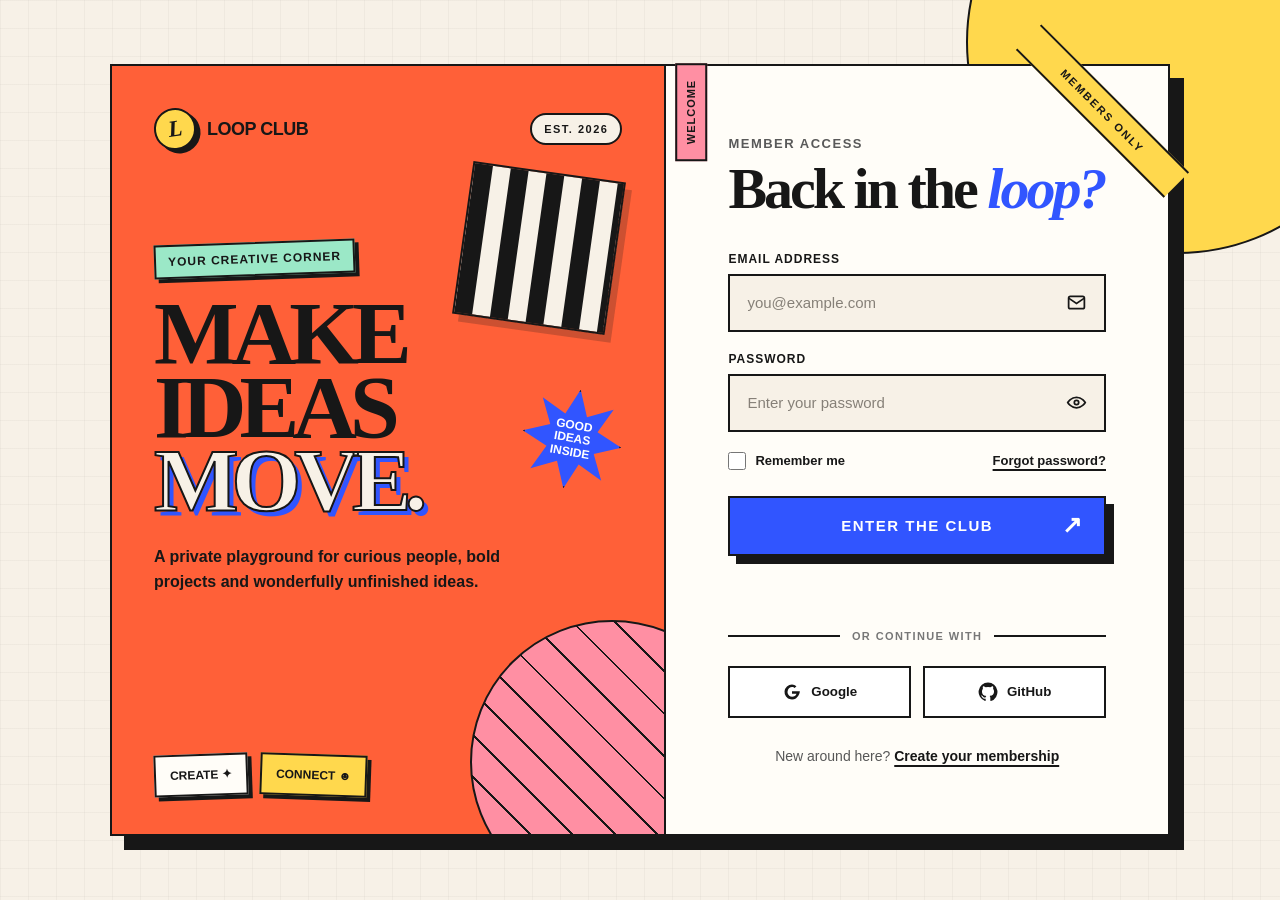
<file: index.html>
<!DOCTYPE html>
<html lang="en">
<head>
  <meta charset="UTF-8" />
  <meta name="viewport" content="width=device-width, initial-scale=1.0" />
  <title>Loop Club | Login</title>

  <style>
    :root {
      --ink: #171717;
      --cream: #f7f1e7;
      --paper: #fffdf8;
      --orange: #ff6038;
      --yellow: #ffd84d;
      --pink: #ff8fa3;
      --blue: #3155ff;
      --mint: #9be8c7;
      --border: 2px solid var(--ink);
      --shadow: 8px 8px 0 var(--ink);
    }

    * {
      box-sizing: border-box;
      margin: 0;
      padding: 0;
    }

    body {
      min-height: 100vh;
      display: grid;
      place-items: center;
      padding: 30px;
      color: var(--ink);
      background-color: var(--cream);
      font-family: Arial, Helvetica, sans-serif;
      overflow-x: hidden;
    }

    body::before {
      content: "";
      position: fixed;
      inset: 0;
      z-index: -2;
      opacity: 0.6;
      background-image:
        linear-gradient(rgba(23, 23, 23, 0.055) 1px, transparent 1px),
        linear-gradient(90deg, rgba(23, 23, 23, 0.055) 1px, transparent 1px);
      background-size: 28px 28px;
    }

    body::after {
      content: "";
      position: fixed;
      width: 420px;
      height: 420px;
      top: -170px;
      right: -110px;
      z-index: -1;
      border-radius: 50%;
      background: var(--yellow);
      border: var(--border);
    }

    .page-shell {
      position: relative;
      width: min(1060px, 100%);
      min-height: 650px;
      display: grid;
      grid-template-columns: 1.05fr 0.95fr;
      background: var(--paper);
      border: var(--border);
      box-shadow: 14px 14px 0 var(--ink);
    }

    /* LEFT BRAND POSTER */

    .brand-panel {
      position: relative;
      min-height: 646px;
      padding: 42px;
      overflow: hidden;
      background: var(--orange);
      border-right: var(--border);
    }

    .brand-panel::before {
      content: "";
      position: absolute;
      width: 280px;
      height: 280px;
      right: -90px;
      bottom: -70px;
      border-radius: 50%;
      border: 2px solid var(--ink);
      background:
        repeating-linear-gradient(
          45deg,
          var(--pink) 0 16px,
          var(--pink) 16px 28px,
          var(--ink) 28px 30px
        );
    }

    .brand-panel::after {
      content: "";
      position: absolute;
      width: 150px;
      height: 150px;
      right: 48px;
      top: 105px;
      background:
        linear-gradient(90deg, var(--ink) 50%, var(--cream) 50%) 0 0 / 36px 36px,
        linear-gradient(var(--ink) 50%, var(--cream) 50%) 0 0 / 36px 36px;
      border: var(--border);
      transform: rotate(8deg);
      box-shadow: 7px 7px 0 rgba(23, 23, 23, 0.22);
    }

    .brand-top {
      position: relative;
      z-index: 2;
      display: flex;
      justify-content: space-between;
      align-items: center;
    }

    .brand-name {
      display: flex;
      align-items: center;
      gap: 11px;
      font-size: 18px;
      font-weight: 900;
      letter-spacing: -0.5px;
      text-transform: uppercase;
    }

    .brand-mark {
      width: 42px;
      height: 42px;
      display: grid;
      place-items: center;
      border: var(--border);
      border-radius: 50%;
      background: var(--yellow);
      font-family: Georgia, serif;
      font-size: 23px;
      font-style: italic;
      box-shadow: 4px 4px 0 var(--ink);
      transform: rotate(-8deg);
    }

    .edition {
      padding: 8px 12px;
      border: var(--border);
      border-radius: 999px;
      background: var(--cream);
      font-size: 11px;
      font-weight: 800;
      letter-spacing: 1.5px;
      text-transform: uppercase;
    }

    .poster-copy {
      position: relative;
      z-index: 2;
      margin-top: 92px;
      max-width: 440px;
    }

    .eyebrow {
      display: inline-block;
      margin-bottom: 20px;
      padding: 8px 12px;
      border: var(--border);
      background: var(--mint);
      font-size: 12px;
      font-weight: 900;
      letter-spacing: 1px;
      text-transform: uppercase;
      transform: rotate(-2deg);
      box-shadow: 4px 4px 0 var(--ink);
    }

    .poster-copy h1 {
      max-width: 410px;
      font-family: Georgia, "Times New Roman", serif;
      font-size: clamp(62px, 7vw, 94px);
      line-height: 0.82;
      letter-spacing: -7px;
      text-transform: uppercase;
    }

    .poster-copy h1 span {
      position: relative;
      display: inline-block;
      color: var(--cream);
      -webkit-text-stroke: 2px var(--ink);
      text-shadow: 5px 5px 0 var(--blue);
    }

    .poster-description {
      max-width: 365px;
      margin-top: 28px;
      font-size: 16px;
      font-weight: 700;
      line-height: 1.55;
    }

    .mini-cards {
      position: absolute;
      left: 42px;
      bottom: 38px;
      z-index: 2;
      display: flex;
      gap: 12px;
    }

    .mini-card {
      padding: 12px 14px;
      border: var(--border);
      background: var(--paper);
      font-size: 12px;
      font-weight: 900;
      box-shadow: 4px 4px 0 var(--ink);
      transform: rotate(-2deg);
    }

    .mini-card:nth-child(2) {
      background: var(--yellow);
      transform: rotate(2deg);
    }

    .star-sticker {
      position: absolute;
      top: 42%;
      right: 42px;
      z-index: 3;
      width: 100px;
      height: 100px;
      display: grid;
      place-items: center;
      padding: 14px;
      text-align: center;
      background: var(--blue);
      color: white;
      border: var(--border);
      font-size: 12px;
      font-weight: 900;
      line-height: 1.1;
      transform: rotate(10deg);
      clip-path: polygon(
        50% 0%,
        61% 26%,
        86% 14%,
        74% 39%,
        100% 50%,
        74% 61%,
        86% 86%,
        61% 74%,
        50% 100%,
        39% 74%,
        14% 86%,
        26% 61%,
        0% 50%,
        26% 39%,
        14% 14%,
        39% 26%
      );
    }

    /* RIGHT LOGIN AREA */

    .login-panel {
      position: relative;
      display: flex;
      align-items: center;
      justify-content: center;
      padding: 70px 62px;
      background: var(--paper);
    }

    .login-panel::before {
      content: "MEMBERS ONLY";
      position: absolute;
      top: 27px;
      right: -39px;
      padding: 10px 48px;
      border-top: var(--border);
      border-bottom: var(--border);
      background: var(--yellow);
      font-size: 11px;
      font-weight: 900;
      letter-spacing: 2px;
      transform: rotate(45deg);
    }

    .login-form {
      width: 100%;
      max-width: 390px;
    }

    .login-heading {
      margin-bottom: 35px;
    }

    .login-heading p {
      margin-bottom: 10px;
      color: #595959;
      font-size: 13px;
      font-weight: 800;
      letter-spacing: 1.5px;
      text-transform: uppercase;
    }

    .login-heading h2 {
      font-family: Georgia, "Times New Roman", serif;
      font-size: clamp(42px, 5vw, 58px);
      line-height: 0.95;
      letter-spacing: -3px;
    }

    .login-heading h2 em {
      color: var(--blue);
      font-weight: inherit;
    }

    .field {
      margin-bottom: 20px;
    }

    .field label {
      display: block;
      margin-bottom: 8px;
      font-size: 12px;
      font-weight: 900;
      letter-spacing: 1px;
      text-transform: uppercase;
    }

    .input-wrap {
      position: relative;
    }

    .input-wrap input {
      width: 100%;
      height: 58px;
      padding: 0 52px 0 17px;
      border: var(--border);
      border-radius: 0;
      outline: none;
      background: var(--cream);
      color: var(--ink);
      font-size: 15px;
      font-weight: 700;
      box-shadow: 4px 4px 0 transparent;
      transition: 0.2s ease;
    }

    .input-wrap input::placeholder {
      color: #868078;
      font-weight: 500;
    }

    .input-wrap input:focus {
      background: white;
      box-shadow: 5px 5px 0 var(--pink);
      transform: translate(-2px, -2px);
    }

    .field-icon,
    .password-toggle {
      position: absolute;
      top: 50%;
      right: 16px;
      transform: translateY(-50%);
      display: grid;
      place-items: center;
      width: 26px;
      height: 26px;
      border: none;
      background: none;
      color: var(--ink);
    }

    .password-toggle {
      cursor: pointer;
    }

    .password-toggle svg,
    .field-icon svg {
      width: 21px;
      height: 21px;
      stroke-width: 2;
    }

    .login-options {
      display: flex;
      align-items: center;
      justify-content: space-between;
      margin: 6px 0 26px;
      gap: 15px;
      font-size: 13px;
      font-weight: 700;
    }

    .remember {
      display: flex;
      align-items: center;
      gap: 9px;
      cursor: pointer;
    }

    .remember input {
      width: 18px;
      height: 18px;
      accent-color: var(--orange);
      cursor: pointer;
    }

    a {
      color: var(--ink);
      font-weight: 900;
      text-decoration-thickness: 2px;
      text-underline-offset: 4px;
    }

    a:hover {
      color: var(--blue);
    }

    .login-button {
      position: relative;
      width: 100%;
      height: 60px;
      border: var(--border);
      background: var(--blue);
      color: white;
      font-size: 15px;
      font-weight: 900;
      letter-spacing: 1.5px;
      text-transform: uppercase;
      cursor: pointer;
      box-shadow: var(--shadow);
      transition: 0.18s ease;
      overflow: hidden;
    }

    .login-button::after {
      content: "↗";
      position: absolute;
      right: 20px;
      top: 50%;
      font-size: 24px;
      transform: translateY(-52%);
      transition: 0.2s ease;
    }

    .login-button:hover {
      background: var(--orange);
      transform: translate(3px, 3px);
      box-shadow: 5px 5px 0 var(--ink);
    }

    .login-button:hover::after {
      transform: translate(4px, -58%);
    }

    .login-button:active {
      transform: translate(7px, 7px);
      box-shadow: 1px 1px 0 var(--ink);
    }

    .divider {
      display: flex;
      align-items: center;
      gap: 12px;
      margin: 32px 0 24px;
      color: #777;
      font-size: 11px;
      font-weight: 900;
      letter-spacing: 1.4px;
      text-transform: uppercase;
    }

    .divider::before,
    .divider::after {
      content: "";
      flex: 1;
      height: 2px;
      background: var(--ink);
    }

    .social-row {
      display: grid;
      grid-template-columns: 1fr 1fr;
      gap: 12px;
    }

    .social-button {
      height: 52px;
      display: flex;
      justify-content: center;
      align-items: center;
      gap: 9px;
      border: var(--border);
      background: white;
      color: var(--ink);
      font-weight: 900;
      cursor: pointer;
      transition: 0.18s ease;
    }

    .social-button:hover {
      background: var(--yellow);
      transform: translateY(-3px) rotate(-1deg);
      box-shadow: 4px 4px 0 var(--ink);
    }

    .social-button svg {
      width: 20px;
      height: 20px;
    }

    .register-text {
      margin-top: 30px;
      text-align: center;
      color: #575757;
      font-size: 14px;
    }

    .form-message {
      min-height: 24px;
      margin-top: 18px;
      text-align: center;
      font-size: 13px;
      font-weight: 900;
    }

    .corner-tag {
      position: absolute;
      left: -24px;
      top: 30px;
      padding: 8px 15px;
      border: var(--border);
      background: var(--pink);
      font-size: 11px;
      font-weight: 900;
      letter-spacing: 1px;
      transform: rotate(-90deg);
    }

    /* RESPONSIVE */

    @media (max-width: 850px) {
      body {
        padding: 20px;
      }

      .page-shell {
        grid-template-columns: 1fr;
        max-width: 590px;
      }

      .brand-panel {
        min-height: 430px;
        border-right: 0;
        border-bottom: var(--border);
      }

      .brand-panel::after {
        width: 105px;
        height: 105px;
        right: 35px;
        top: 95px;
        background-size: 26px 26px;
      }

      .poster-copy {
        margin-top: 55px;
      }

      .poster-copy h1 {
        font-size: 68px;
      }

      .poster-description {
        max-width: 330px;
      }

      .star-sticker {
        width: 84px;
        height: 84px;
        right: 35px;
        top: 56%;
        font-size: 10px;
      }

      .login-panel {
        padding: 70px 42px 55px;
      }

      .corner-tag {
        display: none;
      }
    }

    @media (max-width: 520px) {
      body {
        padding: 12px;
      }

      .page-shell {
        box-shadow: 8px 8px 0 var(--ink);
      }

      .brand-panel {
        min-height: 380px;
        padding: 28px 24px;
      }

      .brand-panel::after {
        display: none;
      }

      .brand-top {
        align-items: flex-start;
      }

      .edition {
        font-size: 9px;
      }

      .poster-copy {
        margin-top: 45px;
      }

      .poster-copy h1 {
        max-width: 300px;
        font-size: 55px;
        letter-spacing: -4px;
      }

      .poster-description {
        font-size: 14px;
        max-width: 280px;
      }

      .mini-cards {
        left: 24px;
        bottom: 24px;
      }

      .mini-card {
        padding: 9px 10px;
        font-size: 10px;
      }

      .star-sticker {
        display: none;
      }

      .login-panel {
        padding: 65px 24px 42px;
      }

      .login-heading h2 {
        font-size: 45px;
      }

      .login-options {
        align-items: flex-start;
        flex-direction: column;
      }

      .social-row {
        grid-template-columns: 1fr;
      }
    }

    @media (prefers-reduced-motion: no-preference) {
      .brand-mark {
        animation: floatMark 3.2s ease-in-out infinite;
      }

      .star-sticker {
        animation: stickerDance 4s ease-in-out infinite;
      }

      @keyframes floatMark {
        0%,
        100% {
          transform: rotate(-8deg) translateY(0);
        }

        50% {
          transform: rotate(-3deg) translateY(-5px);
        }
      }

      @keyframes stickerDance {
        0%,
        100% {
          transform: rotate(10deg) scale(1);
        }

        50% {
          transform: rotate(4deg) scale(1.06);
        }
      }
    }
  </style>
</head>

<body>

  <main class="page-shell">

    <section class="brand-panel">

      <div class="brand-top">
        <div class="brand-name">
          <div class="brand-mark">L</div>
          Loop Club
        </div>

        <div class="edition">Est. 2026</div>
      </div>

      <div class="poster-copy">
        <div class="eyebrow">Your creative corner</div>

        <h1>
          Make<br />
          ideas<br />
          <span>move.</span>
        </h1>

        <p class="poster-description">
          A private playground for curious people, bold projects and
          wonderfully unfinished ideas.
        </p>
      </div>

      <div class="star-sticker">
        GOOD<br />
        IDEAS<br />
        INSIDE
      </div>

      <div class="mini-cards">
        <div class="mini-card">CREATE ✦</div>
        <div class="mini-card">CONNECT ☻</div>
      </div>

    </section>

    <section class="login-panel">

      <div class="corner-tag">WELCOME</div>

      <form class="login-form" id="loginForm">

        <div class="login-heading">
          <p>Member access</p>
          <h2>Back in the <em>loop?</em></h2>
        </div>

        <div class="field">
          <label for="email">Email address</label>

          <div class="input-wrap">
            <input
              type="email"
              id="email"
              placeholder="you@example.com"
              autocomplete="email"
              required
            />

            <span class="field-icon">
              <svg
                viewBox="0 0 24 24"
                fill="none"
                stroke="currentColor"
                aria-hidden="true"
              >
                <rect x="3" y="5" width="18" height="14" rx="2"></rect>
                <path d="m3 7 9 6 9-6"></path>
              </svg>
            </span>
          </div>
        </div>

        <div class="field">
          <label for="password">Password</label>

          <div class="input-wrap">
            <input
              type="password"
              id="password"
              placeholder="Enter your password"
              autocomplete="current-password"
              minlength="6"
              required
            />

            <button
              type="button"
              class="password-toggle"
              id="passwordToggle"
              aria-label="Show password"
            >
              <svg
                id="eyeIcon"
                viewBox="0 0 24 24"
                fill="none"
                stroke="currentColor"
                aria-hidden="true"
              >
                <path d="M2 12s3.5-6 10-6 10 6 10 6-3.5 6-10 6S2 12 2 12Z"></path>
                <circle cx="12" cy="12" r="2.5"></circle>
              </svg>
            </button>
          </div>
        </div>

        <div class="login-options">
          <label class="remember">
            <input type="checkbox" id="remember" />
            Remember me
          </label>

          <a href="#">Forgot password?</a>
        </div>

        <button type="submit" class="login-button" id="loginButton">
          Enter the club
        </button>

        <p class="form-message" id="formMessage"></p>

        <div class="divider">Or continue with</div>

        <div class="social-row">

          <button type="button" class="social-button">
            <svg viewBox="0 0 24 24" aria-hidden="true">
              <path
                fill="currentColor"
                d="M21.35 11.1H12v2.98h5.38c-.75 3.55-6.12 4.71-8.67 2.38A5.99 5.99 0 0 1 12 6c1.52 0 2.58.65 3.17 1.21l2.16-2.09A8.9 8.9 0 0 0 12 3a9 9 0 1 0 8.64 11.52c.57-1.52.7-2.82.71-3.42Z"
              />
            </svg>
            Google
          </button>

          <button type="button" class="social-button">
            <svg viewBox="0 0 24 24" aria-hidden="true">
              <path
                fill="currentColor"
                d="M12 .7A11.3 11.3 0 0 0 8.43 22.72c.57.1.78-.25.78-.55v-2.16c-3.18.69-3.85-1.35-3.85-1.35-.52-1.32-1.27-1.67-1.27-1.67-1.04-.71.08-.7.08-.7 1.15.08 1.76 1.18 1.76 1.18 1.02 1.75 2.68 1.25 3.33.96.1-.74.4-1.25.73-1.54-2.54-.29-5.21-1.27-5.21-5.66 0-1.25.45-2.27 1.18-3.07-.12-.29-.51-1.45.11-3.03 0 0 .96-.31 3.11 1.17a10.8 10.8 0 0 1 5.66 0c2.15-1.48 3.11-1.17 3.11-1.17.62 1.58.23 2.74.11 3.03.73.8 1.18 1.82 1.18 3.07 0 4.4-2.68 5.36-5.23 5.65.41.36.78 1.06.78 2.14v3.17c0 .3.2.66.79.55A11.3 11.3 0 0 0 12 .7Z"
              />
            </svg>
            GitHub
          </button>

        </div>

        <p class="register-text">
          New around here?
          <a href="#">Create your membership</a>
        </p>

      </form>

    </section>

  </main>

  <script>
    const loginForm = document.getElementById("loginForm");
    const emailInput = document.getElementById("email");
    const passwordInput = document.getElementById("password");
    const passwordToggle = document.getElementById("passwordToggle");
    const eyeIcon = document.getElementById("eyeIcon");
    const formMessage = document.getElementById("formMessage");
    const loginButton = document.getElementById("loginButton");
    const rememberCheckbox = document.getElementById("remember");
    const createAccountLink = document.querySelector(".register-text a");
    const forgotPasswordLink = document.querySelector(".login-options a");
    const socialButtons = document.querySelectorAll(".social-button");

    const USERS_KEY = "loopClubUsers";
    const SESSION_KEY = "loopClubSession";
    const REMEMBER_KEY = "loopClubRememberedEmail";

    function showMessage(message, color) {
      formMessage.textContent = message;
      formMessage.style.color = color;
    }

    function getUsers() {
      try {
        return JSON.parse(localStorage.getItem(USERS_KEY)) || [];
      } catch (error) {
        return [];
      }
    }

    function saveUsers(users) {
      localStorage.setItem(USERS_KEY, JSON.stringify(users));
    }

    function resetLoginButton() {
      loginButton.disabled = false;
      loginButton.textContent = "Enter the club";
      loginButton.style.background = "";
    }

    // Restore remembered email when the page opens
    const rememberedEmail = localStorage.getItem(REMEMBER_KEY);

    if (rememberedEmail) {
      emailInput.value = rememberedEmail;
      rememberCheckbox.checked = true;
    }

    // Show or hide password
    passwordToggle.addEventListener("click", () => {
      const passwordIsHidden = passwordInput.type === "password";

      passwordInput.type = passwordIsHidden ? "text" : "password";

      passwordToggle.setAttribute(
        "aria-label",
        passwordIsHidden ? "Hide password" : "Show password"
      );

      eyeIcon.innerHTML = passwordIsHidden
        ? `
          <path d="m3 3 18 18"></path>
          <path d="M10.6 10.7a2 2 0 0 0 2.7 2.7"></path>
          <path d="M9.9 4.3A10.8 10.8 0 0 1 12 4c6.5 0 10 8 10 8a18 18 0 0 1-2.1 3.2"></path>
          <path d="M6.6 6.6C3.7 8.5 2 12 2 12s3.5 8 10 8a9.7 9.7 0 0 0 4.1-.9"></path>
        `
        : `
          <path d="M2 12s3.5-6 10-6 10 6 10 6-3.5 6-10 6S2 12 2 12Z"></path>
          <circle cx="12" cy="12" r="2.5"></circle>
        `;
    });

    // Create a local account using the existing link
    createAccountLink.addEventListener("click", (event) => {
      event.preventDefault();

      const enteredEmail = prompt("Enter your email address:");
      if (enteredEmail === null) return;

      const email = enteredEmail.trim().toLowerCase();

      if (!email || !email.includes("@") || !email.includes(".")) {
        showMessage("Please enter a valid email address.", "#d52c20");
        return;
      }

      const password = prompt("Create a password with at least 6 characters:");
      if (password === null) return;

      if (password.length < 6) {
        showMessage("Password must contain at least 6 characters.", "#d52c20");
        return;
      }

      const users = getUsers();
      const accountExists = users.some((user) => user.email === email);

      if (accountExists) {
        emailInput.value = email;
        showMessage(
          "This email already has a membership. Please log in.",
          "#d52c20"
        );
        return;
      }

      users.push({
        email: email,
        password: password,
        createdAt: new Date().toISOString()
      });

      saveUsers(users);
      emailInput.value = email;
      passwordInput.value = "";

      showMessage(
        "Membership created! You can now log in ✓",
        "#186f4b"
      );
    });

    // Reset a local password using the existing link
    forgotPasswordLink.addEventListener("click", (event) => {
      event.preventDefault();

      const enteredEmail = prompt("Enter your registered email address:");
      if (enteredEmail === null) return;

      const email = enteredEmail.trim().toLowerCase();
      const users = getUsers();
      const userIndex = users.findIndex((user) => user.email === email);

      if (userIndex === -1) {
        showMessage("No membership was found for that email.", "#d52c20");
        return;
      }

      const newPassword = prompt("Enter a new password with at least 6 characters:");
      if (newPassword === null) return;

      if (newPassword.length < 6) {
        showMessage("Password must contain at least 6 characters.", "#d52c20");
        return;
      }

      users[userIndex].password = newPassword;
      users[userIndex].updatedAt = new Date().toISOString();
      saveUsers(users);

      emailInput.value = email;
      passwordInput.value = "";

      showMessage(
        "Password updated. You can now log in ✓",
        "#186f4b"
      );
    });

    // Login using accounts stored in localStorage
    loginForm.addEventListener("submit", (event) => {
      event.preventDefault();

      const email = emailInput.value.trim().toLowerCase();
      const password = passwordInput.value;

      if (!email || !password) {
        showMessage("Please complete both fields.", "#d52c20");
        return;
      }

      loginButton.disabled = true;
      loginButton.textContent = "Checking membership...";
      showMessage("", "");

      setTimeout(() => {
        const users = getUsers();

        const matchingUser = users.find(
          (user) => user.email === email && user.password === password
        );

        if (!matchingUser) {
          showMessage(
            "Incorrect email or password. Create a membership first.",
            "#d52c20"
          );
          resetLoginButton();
          return;
        }

        localStorage.setItem(
          SESSION_KEY,
          JSON.stringify({
            email: matchingUser.email,
            loggedInAt: new Date().toISOString()
          })
        );

        if (rememberCheckbox.checked) {
          localStorage.setItem(REMEMBER_KEY, email);
        } else {
          localStorage.removeItem(REMEMBER_KEY);
        }

        showMessage(
          "Welcome back. You are officially in the loop ✓",
          "#186f4b"
        );

        loginButton.textContent = "Access granted";
        loginButton.style.background = "#1d8a5b";

        setTimeout(() => {
          window.location.href = "projects.html";
        }, 1000);
      }, 700);
    });

    // Social buttons remain visual because real OAuth needs a backend/provider setup
    socialButtons.forEach((button) => {
      button.addEventListener("click", () => {
        showMessage(
          `${button.textContent.trim()} login needs OAuth setup.`,
          "#3155ff"
        );
      });
    });
  </script>

</body>
</html>
</file>
<file: styles.css>
:root {
  --ink: #171717;
  --cream: #f7f1e7;
  --paper: #fffdf8;
  --orange: #ff6038;
  --yellow: #ffd84d;
  --pink: #ff8fa3;
  --blue: #3155ff;
  --mint: #9be8c7;
  --purple: #aa8cff;
  --red: #e74032;
  --muted: #625d55;
  --line: 2px solid var(--ink);
  --shadow: 7px 7px 0 var(--ink);
  --soft-shadow: 4px 4px 0 var(--ink);
  --accent: var(--orange);
  --accent-2: var(--yellow);
}

* { box-sizing: border-box; margin: 0; padding: 0; }

html { scroll-behavior: smooth; }

body {
  min-height: 100vh;
  color: var(--ink);
  background: var(--cream);
  font-family: Arial, Helvetica, sans-serif;
}

body::before {
  content: "";
  position: fixed;
  inset: 0;
  z-index: -3;
  opacity: .58;
  background-image:
    linear-gradient(rgba(23,23,23,.055) 1px, transparent 1px),
    linear-gradient(90deg, rgba(23,23,23,.055) 1px, transparent 1px);
  background-size: 28px 28px;
}

button, input, textarea, select { font: inherit; }
button { color: inherit; }
a { color: inherit; }

button,
.button-link {
  transition: transform .16s ease, box-shadow .16s ease, background .16s ease;
}

button:active,
.button-link:active {
  transform: translate(4px,4px) !important;
  box-shadow: 1px 1px 0 var(--ink) !important;
}

.hidden { display: none !important; }

.site-header {
  position: sticky;
  top: 0;
  z-index: 80;
  display: flex;
  align-items: center;
  justify-content: space-between;
  gap: 22px;
  min-height: 78px;
  padding: 14px clamp(18px,4vw,52px);
  border-bottom: var(--line);
  background: rgba(255,253,248,.95);
  backdrop-filter: blur(10px);
}

.brand {
  display: flex;
  align-items: center;
  gap: 12px;
  text-decoration: none;
  font-weight: 900;
  letter-spacing: -.4px;
  text-transform: uppercase;
}

.brand-mark {
  width: 42px;
  height: 42px;
  display: grid;
  place-items: center;
  border: var(--line);
  border-radius: 50%;
  background: var(--yellow);
  box-shadow: var(--soft-shadow);
  font-family: Georgia,serif;
  font-size: 23px;
  font-style: italic;
  transform: rotate(-8deg);
  animation: brandFloat 3.4s ease-in-out infinite;
}

@keyframes brandFloat {
  0%,100% { transform: rotate(-8deg) translateY(0); }
  50% { transform: rotate(-3deg) translateY(-4px); }
}

.header-nav,
.header-actions {
  display: flex;
  align-items: center;
  flex-wrap: wrap;
  gap: 10px;
}

.nav-link,
.small-button,
.icon-button,
.filter-button,
.tab-button,
.quick-button {
  border: var(--line);
  background: var(--paper);
  box-shadow: 3px 3px 0 var(--ink);
  font-size: 11px;
  font-weight: 900;
  letter-spacing: .7px;
  text-decoration: none;
  text-transform: uppercase;
  cursor: pointer;
}

.nav-link,
.small-button { padding: 10px 14px; }

.nav-link:hover,
.small-button:hover,
.filter-button:hover,
.tab-button:hover,
.quick-button:hover {
  background: var(--yellow);
  transform: translate(2px,2px) rotate(-.4deg);
  box-shadow: 1px 1px 0 var(--ink);
}

.member-pill {
  max-width: 260px;
  overflow: hidden;
  padding: 10px 14px;
  border: var(--line);
  border-radius: 999px;
  background: var(--mint);
  font-size: 12px;
  font-weight: 900;
  text-overflow: ellipsis;
  white-space: nowrap;
}

.page {
  width: min(1220px, calc(100% - 36px));
  margin: 0 auto;
  padding: 46px 0 78px;
}

.hero {
  position: relative;
  display: grid;
  grid-template-columns: minmax(0,1.25fr) minmax(260px,.75fr);
  gap: 32px;
  align-items: end;
  min-height: 325px;
  padding: clamp(30px,5vw,58px);
  overflow: hidden;
  border: var(--line);
  background: var(--orange);
  box-shadow: 12px 12px 0 var(--ink);
}

.hero::before {
  content: "";
  position: absolute;
  width: 235px;
  height: 235px;
  right: -50px;
  top: -65px;
  border: var(--line);
  border-radius: 50%;
  background:
    repeating-linear-gradient(45deg,var(--yellow) 0 16px,var(--yellow) 16px 28px,var(--ink) 28px 30px);
}

.hero::after {
  content: attr(data-ribbon);
  position: absolute;
  right: -44px;
  bottom: 29px;
  padding: 10px 62px;
  border-top: var(--line);
  border-bottom: var(--line);
  background: var(--pink);
  font-size: 11px;
  font-weight: 900;
  letter-spacing: 2px;
  transform: rotate(-11deg);
}

.hero-copy,
.hero-actions { position: relative; z-index: 2; }

.eyebrow {
  display: inline-block;
  margin-bottom: 18px;
  padding: 8px 12px;
  border: var(--line);
  background: var(--mint);
  box-shadow: var(--soft-shadow);
  font-size: 11px;
  font-weight: 900;
  letter-spacing: 1.3px;
  text-transform: uppercase;
  transform: rotate(-2deg);
}

.hero h1 {
  max-width: 800px;
  font-family: Georgia,"Times New Roman",serif;
  font-size: clamp(56px,8vw,102px);
  line-height: .82;
  letter-spacing: -7px;
  text-transform: uppercase;
}

.hero h1 span {
  display: inline-block;
  color: var(--paper);
  -webkit-text-stroke: 2px var(--ink);
  text-shadow: 6px 6px 0 var(--blue);
}

.hero p {
  max-width: 650px;
  margin-top: 24px;
  font-size: 16px;
  font-weight: 700;
  line-height: 1.55;
}

.hero-actions {
  display: grid;
  justify-items: end;
  gap: 14px;
  padding: 20px 12px 34px 0;
}

.primary-button,
.danger-button,
.secondary-button,
.button-link {
  display: inline-flex;
  align-items: center;
  justify-content: center;
  gap: 9px;
  min-height: 50px;
  padding: 14px 19px;
  border: var(--line);
  box-shadow: var(--shadow);
  font-size: 12px;
  font-weight: 900;
  letter-spacing: .9px;
  text-decoration: none;
  text-transform: uppercase;
  cursor: pointer;
}

.primary-button { background: var(--blue); color: white; }
.primary-button:hover { background: var(--yellow); color: var(--ink); transform: translate(3px,3px); box-shadow: 4px 4px 0 var(--ink); }
.secondary-button { background: var(--paper); }
.secondary-button:hover { background: var(--mint); transform: translate(3px,3px); box-shadow: 4px 4px 0 var(--ink); }
.danger-button { background: var(--red); color: white; }
.button-link { background: var(--orange); }

.section-heading {
  display: flex;
  align-items: end;
  justify-content: space-between;
  gap: 22px;
  margin: 50px 0 24px;
}

.section-heading h2,
.panel-title {
  font-family: Georgia,serif;
  font-size: clamp(34px,5vw,54px);
  line-height: .95;
  letter-spacing: -2.6px;
}

.section-heading p {
  max-width: 570px;
  color: var(--muted);
  font-weight: 700;
  line-height: 1.5;
}

.dashboard-layout {
  display: grid;
  grid-template-columns: minmax(0,1fr) 330px;
  gap: 28px;
  margin-top: 36px;
}

.today-card {
  position: relative;
  min-height: 170px;
  padding: 25px;
  overflow: hidden;
  border: var(--line);
  background: var(--yellow);
  box-shadow: var(--shadow);
}

.today-card::after {
  content: "TODAY";
  position: absolute;
  right: -12px;
  top: 17px;
  padding: 7px 24px;
  border: var(--line);
  background: var(--blue);
  color: white;
  font-size: 10px;
  font-weight: 900;
  letter-spacing: 1.3px;
  transform: rotate(8deg);
}

.today-card h3 {
  max-width: 80%;
  margin: 8px 0 10px;
  font-family: Georgia,serif;
  font-size: 34px;
  line-height: 1;
  letter-spacing: -1.7px;
}

.today-card p {
  color: #4c473f;
  font-size: 13px;
  font-weight: 700;
  line-height: 1.5;
}

.today-actions {
  display: flex;
  flex-wrap: wrap;
  gap: 9px;
  margin-top: 18px;
}

.stuck-card {
  position: relative;
  min-height: 170px;
  padding: 25px;
  border: var(--line);
  background: var(--pink);
  box-shadow: var(--shadow);
}

.stuck-card h3 {
  margin-bottom: 9px;
  font-family: Georgia,serif;
  font-size: 33px;
  letter-spacing: -1.7px;
}

.stuck-card p {
  margin-bottom: 18px;
  font-size: 13px;
  font-weight: 700;
  line-height: 1.5;
}

.stuck-output {
  min-height: 45px;
  margin-top: 15px;
  padding: 12px;
  border: 1.5px dashed var(--ink);
  background: rgba(255,255,255,.45);
  font-size: 12px;
  font-weight: 900;
  line-height: 1.45;
}

.stats {
  display: grid;
  grid-template-columns: repeat(3,1fr);
  gap: 16px;
  margin: 28px 0;
}

.stat-card {
  min-height: 115px;
  padding: 19px;
  border: var(--line);
  background: var(--paper);
  box-shadow: 5px 5px 0 var(--ink);
}

.stat-card:nth-child(2) { background: var(--mint); }
.stat-card:nth-child(3) { background: var(--yellow); }

.stat-card span {
  display: block;
  margin-bottom: 8px;
  font-size: 10px;
  font-weight: 900;
  letter-spacing: 1px;
  text-transform: uppercase;
}

.stat-card strong {
  font-family: Georgia,serif;
  font-size: 43px;
  line-height: 1;
}

.filters {
  display: flex;
  flex-wrap: wrap;
  gap: 8px;
}

.filter-button,
.tab-button,
.quick-button { padding: 9px 12px; }

.filter-button.active,
.tab-button.active {
  background: var(--yellow);
  box-shadow: 3px 3px 0 var(--ink);
  transform: translate(-1px,-1px);
}

.project-grid {
  display: grid;
  grid-template-columns: repeat(2,minmax(0,1fr));
  gap: 28px;
}

.project-card-wrap {
  min-height: 390px;
  perspective: 1200px;
}

.project-card-inner {
  position: relative;
  width: 100%;
  height: 100%;
  min-height: 390px;
  transform-style: preserve-3d;
  transition: transform .58s cubic-bezier(.2,.75,.22,1);
}

.project-card-wrap.flipped .project-card-inner { transform: rotateY(180deg); }

.project-card {
  position: absolute;
  inset: 0;
  display: flex;
  flex-direction: column;
  min-height: 390px;
  padding: 27px;
  overflow: hidden;
  border: var(--line);
  background: var(--paper);
  box-shadow: 8px 8px 0 var(--ink);
  backface-visibility: hidden;
}

.project-card.front:hover {
  transform: translate(-3px,-4px) rotate(-.35deg);
  box-shadow: 12px 12px 0 var(--ink);
}

.project-card.back {
  transform: rotateY(180deg);
  background: var(--mint);
}

.project-card[data-personality="loud"] { --card-accent: var(--orange); background: #fff4e9; }
.project-card[data-personality="calm"] { --card-accent: var(--mint); background: #effbf5; }
.project-card[data-personality="cinematic"] { --card-accent: #b7282e; background: #f8ecec; }
.project-card[data-personality="playful"] { --card-accent: var(--pink); background: #fff0f3; }
.project-card[data-personality="technical"] { --card-accent: var(--blue); background: #f2f0ff; }

.project-card::after {
  content: "";
  position: absolute;
  width: 92px;
  height: 92px;
  right: -25px;
  bottom: -25px;
  border: var(--line);
  border-radius: 50%;
  background: var(--card-accent,var(--yellow));
}

.project-card[data-personality="technical"]::before {
  content: "";
  position: absolute;
  inset: 0;
  opacity: .08;
  background: repeating-linear-gradient(90deg,var(--ink) 0 1px,transparent 1px 18px);
}

.card-top,
.card-footer {
  position: relative;
  z-index: 2;
  display: flex;
  align-items: flex-start;
  justify-content: space-between;
  gap: 13px;
}

.status-sticker,
.personality-sticker,
.warning-ticket,
.new-sticker,
.shipped-stamp,
.locked-stamp {
  display: inline-block;
  border: var(--line);
  font-size: 9px;
  font-weight: 900;
  letter-spacing: 1px;
  text-transform: uppercase;
}

.status-sticker {
  padding: 7px 10px;
  background: var(--status,var(--yellow));
  box-shadow: 3px 3px 0 var(--ink);
  transform: rotate(-1deg);
}

.personality-sticker {
  padding: 6px 9px;
  background: var(--paper);
}

.new-sticker {
  position: absolute;
  left: -9px;
  top: 62px;
  z-index: 5;
  padding: 6px 11px;
  background: var(--pink);
  box-shadow: 3px 3px 0 var(--ink);
  transform: rotate(-8deg);
}

.shipped-stamp {
  position: absolute;
  right: 26px;
  top: 90px;
  z-index: 4;
  padding: 9px 14px;
  color: var(--red);
  border: 4px double var(--red);
  background: rgba(255,253,248,.78);
  font-size: 18px;
  transform: rotate(-11deg);
}

.warning-ticket {
  padding: 7px 9px;
  background: var(--orange);
  box-shadow: 3px 3px 0 var(--ink);
  animation: ticketPulse 1.6s ease-in-out infinite;
}

@keyframes ticketPulse { 50% { transform: rotate(2deg) scale(1.04); } }

.card-buttons { display: flex; gap: 7px; }

.icon-button {
  width: 36px;
  height: 36px;
  display: grid;
  place-items: center;
  padding: 0;
  font-size: 15px;
}

.icon-button:hover { background: var(--pink); transform: rotate(-4deg); }

.project-title {
  position: relative;
  z-index: 2;
  margin: 25px 0 11px;
  font-family: Georgia,serif;
  font-size: clamp(31px,4vw,45px);
  line-height: .94;
  letter-spacing: -2px;
}

.project-description {
  position: relative;
  z-index: 2;
  color: #4f4a43;
  font-size: 14px;
  font-weight: 700;
  line-height: 1.52;
}

.tech-list {
  position: relative;
  z-index: 2;
  display: flex;
  flex-wrap: wrap;
  gap: 7px;
  margin: 18px 0 21px;
}

.tech-tag {
  padding: 6px 8px;
  border: 1.5px solid var(--ink);
  background: white;
  font-size: 9px;
  font-weight: 900;
  text-transform: uppercase;
}

.progress-wrap {
  position: relative;
  z-index: 2;
  margin-top: auto;
}

.progress-meta {
  display: flex;
  justify-content: space-between;
  gap: 10px;
  margin-bottom: 8px;
  font-size: 10px;
  font-weight: 900;
  letter-spacing: .5px;
  text-transform: uppercase;
}

.progress-track {
  height: 15px;
  overflow: hidden;
  border: var(--line);
  background: white;
}

.progress-bar { height: 100%; background: var(--blue); transition: width .35s ease; }

.card-footer {
  align-items: center;
  margin-top: 21px;
}

.deadline {
  font-size: 10px;
  font-weight: 900;
  letter-spacing: .4px;
  text-transform: uppercase;
}

.card-back-list {
  display: grid;
  gap: 15px;
  margin: 24px 0;
}

.back-detail {
  padding: 14px;
  border: var(--line);
  background: rgba(255,255,255,.64);
}

.back-detail span {
  display: block;
  margin-bottom: 6px;
  font-size: 9px;
  font-weight: 900;
  letter-spacing: 1px;
  text-transform: uppercase;
}

.back-detail strong,
.back-detail p {
  font-size: 13px;
  line-height: 1.45;
}

.activity-panel {
  align-self: start;
  border: var(--line);
  background: var(--paper);
  box-shadow: var(--shadow);
}

.activity-panel header {
  padding: 19px;
  border-bottom: var(--line);
  background: var(--blue);
  color: white;
}

.activity-panel header h3 {
  font-family: Georgia,serif;
  font-size: 29px;
  letter-spacing: -1.4px;
}

.activity-list { padding: 16px; }

.activity-entry {
  position: relative;
  padding: 13px 12px 13px 34px;
  border-bottom: 1.5px dashed var(--ink);
  font-size: 12px;
  font-weight: 700;
  line-height: 1.45;
}

.activity-entry::before {
  content: "✦";
  position: absolute;
  left: 8px;
  top: 12px;
  font-size: 15px;
}

.activity-entry:last-child { border-bottom: 0; }

.activity-entry time {
  display: block;
  margin-top: 5px;
  color: var(--muted);
  font-size: 9px;
  font-weight: 900;
  letter-spacing: .6px;
  text-transform: uppercase;
}

.empty-state {
  grid-column: 1/-1;
  min-height: 310px;
  display: grid;
  place-items: center;
  padding: 40px;
  border: 2px dashed var(--ink);
  background: var(--paper);
  text-align: center;
}

.empty-state h3 {
  margin-bottom: 11px;
  font-family: Georgia,serif;
  font-size: 42px;
  letter-spacing: -2px;
}

.empty-state p {
  max-width: 490px;
  margin-bottom: 22px;
  color: var(--muted);
  font-weight: 700;
  line-height: 1.5;
}

.passport-hero {
  background: var(--accent);
}

.passport-hero[data-personality="calm"] { --accent: var(--mint); }
.passport-hero[data-personality="cinematic"] { --accent: #b7282e; color: white; }
.passport-hero[data-personality="playful"] { --accent: var(--pink); }
.passport-hero[data-personality="technical"] { --accent: var(--blue); color: white; }

.project-progress-big {
  width: 210px;
  padding: 22px;
  border: var(--line);
  background: var(--paper);
  color: var(--ink);
  box-shadow: var(--shadow);
  text-align: center;
  transform: rotate(2deg);
}

.project-progress-big strong {
  display: block;
  font-family: Georgia,serif;
  font-size: 64px;
  line-height: 1;
}

.project-progress-big span {
  font-size: 10px;
  font-weight: 900;
  letter-spacing: 1px;
  text-transform: uppercase;
}

.tabs {
  position: sticky;
  top: 78px;
  z-index: 50;
  display: flex;
  flex-wrap: wrap;
  gap: 9px;
  margin: 39px 0 24px;
  padding: 13px;
  border: var(--line);
  background: rgba(255,253,248,.94);
  box-shadow: 5px 5px 0 var(--ink);
  backdrop-filter: blur(8px);
}

.tab-panel { display: none; }
.tab-panel.active { display: block; animation: panelIn .24s ease; }

@keyframes panelIn {
  from { opacity: 0; transform: translateY(8px); }
  to { opacity: 1; transform: translateY(0); }
}

.content-grid {
  display: grid;
  grid-template-columns: minmax(0,1fr) minmax(280px,.38fr);
  gap: 25px;
}

.paper-panel {
  padding: 24px;
  border: var(--line);
  background: var(--paper);
  box-shadow: var(--shadow);
}

.paper-panel.tint-yellow { background: var(--yellow); }
.paper-panel.tint-mint { background: var(--mint); }
.paper-panel.tint-pink { background: var(--pink); }

.quick-stats {
  display: grid;
  grid-template-columns: repeat(3,1fr);
  gap: 13px;
  margin: 22px 0;
}

.quick-stat {
  padding: 16px;
  border: var(--line);
  background: white;
  text-align: center;
}

.quick-stat strong {
  display: block;
  font-family: Georgia,serif;
  font-size: 34px;
}

.quick-stat span {
  font-size: 9px;
  font-weight: 900;
  text-transform: uppercase;
}

.mission-form,
.note-form {
  display: grid;
  grid-template-columns: 1fr auto;
  gap: 12px;
  margin-bottom: 22px;
}

.mission-form input,
.note-form textarea,
.form-field input,
.form-field textarea,
.form-field select {
  width: 100%;
  border: var(--line);
  border-radius: 0;
  outline: none;
  background: var(--cream);
  color: var(--ink);
  font-weight: 700;
}

.mission-form input { height: 52px; padding: 0 14px; }
.note-form textarea { min-height: 70px; padding: 13px; resize: vertical; }

.mission-form input:focus,
.note-form textarea:focus,
.form-field input:focus,
.form-field textarea:focus,
.form-field select:focus {
  background: white;
  box-shadow: 4px 4px 0 var(--pink);
  transform: translate(-1px,-1px);
}

.mission-list { display: grid; gap: 12px; }

.mission-item {
  position: relative;
  display: grid;
  grid-template-columns: auto minmax(0,1fr) auto;
  gap: 13px;
  align-items: center;
  padding: 15px;
  border: var(--line);
  background: var(--paper);
  box-shadow: 4px 4px 0 var(--ink);
}

.mission-item.done { background: #dff5e9; }
.mission-item.today { outline: 4px solid var(--yellow); }

.mission-check {
  width: 28px;
  height: 28px;
  border: var(--line);
  accent-color: var(--blue);
  cursor: pointer;
}

.mission-copy strong {
  display: block;
  font-size: 13px;
  line-height: 1.4;
}

.mission-item.done .mission-copy strong {
  text-decoration: line-through;
  opacity: .65;
}

.mission-copy small {
  display: block;
  margin-top: 4px;
  color: var(--muted);
  font-size: 9px;
  font-weight: 900;
  letter-spacing: .6px;
  text-transform: uppercase;
}

.mission-actions {
  display: flex;
  flex-wrap: wrap;
  justify-content: flex-end;
  gap: 6px;
}

.mission-actions button {
  padding: 7px 9px;
  border: 1.5px solid var(--ink);
  background: white;
  font-size: 9px;
  font-weight: 900;
  text-transform: uppercase;
  cursor: pointer;
}

.mission-actions button:hover { background: var(--yellow); }

.milestone-message {
  min-height: 52px;
  margin-top: 18px;
  padding: 14px;
  border: 1.5px dashed var(--ink);
  background: rgba(255,216,77,.55);
  font-size: 12px;
  font-weight: 900;
  line-height: 1.45;
}

.preview-grid {
  display: grid;
  grid-template-columns: repeat(3,1fr);
  gap: 14px;
}

.preview-pin {
  min-height: 145px;
  padding: 15px;
  border: var(--line);
  background: var(--yellow);
  box-shadow: 4px 4px 0 var(--ink);
  transform: rotate(var(--rot,-1deg));
}

.preview-pin:nth-child(2n) { --rot: 1deg; background: var(--mint); }
.preview-pin:nth-child(3n) { background: var(--pink); }

.preview-pin:hover { transform: rotate(0) translateY(-3px); }

.preview-pin small {
  display: block;
  margin-bottom: 9px;
  font-size: 8px;
  font-weight: 900;
  letter-spacing: 1px;
  text-transform: uppercase;
}

.preview-pin h4 {
  margin-bottom: 8px;
  font-family: Georgia,serif;
  font-size: 22px;
  line-height: 1;
}

.note-grid {
  display: grid;
  grid-template-columns: repeat(2,1fr);
  gap: 18px;
}

.note-card {
  position: relative;
  min-height: 170px;
  padding: 20px;
  border: var(--line);
  background: var(--yellow);
  box-shadow: 5px 5px 0 var(--ink);
  transform: rotate(-.7deg);
}

.note-card:nth-child(2n) { background: var(--mint); transform: rotate(.8deg); }

.note-card p {
  white-space: pre-wrap;
  font-family: Georgia,serif;
  font-size: 20px;
  line-height: 1.35;
}

.note-card footer {
  margin-top: 18px;
  color: var(--muted);
  font-size: 9px;
  font-weight: 900;
  text-transform: uppercase;
}

.note-delete {
  position: absolute;
  right: 9px;
  top: 9px;
  width: 31px;
  height: 31px;
  border: var(--line);
  background: white;
  font-weight: 900;
  cursor: pointer;
}

.timeline {
  position: relative;
  display: grid;
  gap: 15px;
  padding-left: 30px;
}

.timeline::before {
  content: "";
  position: absolute;
  left: 10px;
  top: 0;
  bottom: 0;
  width: 3px;
  background: var(--ink);
}

.timeline-entry {
  position: relative;
  padding: 17px;
  border: var(--line);
  background: var(--paper);
  box-shadow: 4px 4px 0 var(--ink);
}

.timeline-entry::before {
  content: "";
  position: absolute;
  left: -28px;
  top: 20px;
  width: 13px;
  height: 13px;
  border: var(--line);
  border-radius: 50%;
  background: var(--orange);
}

.timeline-entry strong {
  display: block;
  margin-bottom: 5px;
  font-size: 13px;
}

.timeline-entry time {
  color: var(--muted);
  font-size: 9px;
  font-weight: 900;
  text-transform: uppercase;
}

/* MOODBOARD */
.mood-toolbar {
  display: flex;
  align-items: flex-end;
  justify-content: space-between;
  gap: 22px;
  margin: 44px 0 22px;
}

.mood-toolbar h2 {
  font-family: Georgia,serif;
  font-size: clamp(36px,5vw,56px);
  letter-spacing: -2.8px;
}

.mood-toolbar p {
  max-width: 600px;
  margin-top: 8px;
  color: var(--muted);
  font-weight: 700;
  line-height: 1.5;
}

.quick-add {
  display: flex;
  flex-wrap: wrap;
  justify-content: flex-end;
  gap: 7px;
}

.quick-button:nth-child(3n+1) { background: var(--yellow); }
.quick-button:nth-child(3n+2) { background: var(--mint); }
.quick-button:nth-child(3n+3) { background: var(--pink); }

.board-controls {
  display: flex;
  flex-wrap: wrap;
  gap: 9px;
  margin-bottom: 16px;
}

.moodboard-canvas {
  position: relative;
  min-height: 860px;
  overflow: hidden;
  border: var(--line);
  background:
    linear-gradient(rgba(23,23,23,.07) 1px,transparent 1px),
    linear-gradient(90deg,rgba(23,23,23,.07) 1px,transparent 1px),
    #e8dac5;
  background-size: 32px 32px;
  box-shadow: 10px 10px 0 var(--ink);
  touch-action: none;
}

.moodboard-canvas.arrange-mode { cursor: grab; }

.pin-card {
  position: absolute;
  left: var(--x,24px);
  top: var(--y,24px);
  z-index: var(--z,1);
  width: var(--w,270px);
  min-height: var(--h,190px);
  padding: 20px;
  border: var(--line);
  background: var(--yellow);
  box-shadow: 7px 7px 0 rgba(23,23,23,.88);
  transform: rotate(var(--rotation,0deg));
  transform-origin: center;
  transition: box-shadow .16s ease, filter .16s ease;
  user-select: none;
}

.pin-card:hover {
  z-index: 1000 !important;
  transform: rotate(0deg);
  box-shadow: 11px 11px 0 var(--ink);
}

.pin-card.dragging {
  cursor: grabbing;
  opacity: .93;
  box-shadow: 14px 14px 0 var(--ink);
  transition: none;
}

.pin-card.locked { filter: grayscale(.16); }
.pin-card.pinned { outline: 5px solid var(--blue); }
.pin-card.new-pin::before {
  content: "NEW!";
  position: absolute;
  left: -13px;
  top: -14px;
  z-index: 5;
  padding: 6px 10px;
  border: var(--line);
  background: var(--pink);
  box-shadow: 3px 3px 0 var(--ink);
  font-size: 9px;
  font-weight: 900;
  transform: rotate(-9deg);
}

.pin-card[data-type="note"] { background: var(--yellow); }
.pin-card[data-type="quote"] { background: var(--pink); }
.pin-card[data-type="feature"] { background: var(--mint); }
.pin-card[data-type="decision"] { background: var(--orange); }
.pin-card[data-type="link"] { background: #d8e2ff; }
.pin-card[data-type="font"] { background: #efe7ff; }
.pin-card[data-type="image"] { background: var(--paper); padding: 12px; }
.pin-card[data-type="color"] { padding: 0; overflow: hidden; background: var(--pin-color,var(--pink)); }

.pin-type {
  display: inline-block;
  margin-bottom: 12px;
  padding: 5px 8px;
  border: 1.5px solid var(--ink);
  background: var(--paper);
  font-size: 8px;
  font-weight: 900;
  letter-spacing: 1px;
  text-transform: uppercase;
}

.pin-title {
  margin-bottom: 10px;
  font-family: Georgia,serif;
  font-size: 28px;
  line-height: 1;
  letter-spacing: -1.3px;
}

.pin-content {
  overflow-wrap: anywhere;
  white-space: pre-wrap;
  font-size: 13px;
  font-weight: 700;
  line-height: 1.5;
}

.pin-content a {
  color: var(--blue);
  font-weight: 900;
  text-decoration-thickness: 2px;
  text-underline-offset: 3px;
}

.pin-quote {
  font-family: Georgia,serif;
  font-size: 23px;
  font-style: italic;
  line-height: 1.3;
}

.pin-image {
  width: 100%;
  height: calc(var(--h,240px) - 90px);
  min-height: 125px;
  display: block;
  border: var(--line);
  object-fit: cover;
  background: #d8d3ca;
}

.pin-caption { padding: 13px 5px 5px; }

.color-bottom {
  position: absolute;
  left: 0;
  right: 0;
  bottom: 0;
  padding: 15px;
  border-top: var(--line);
  background: var(--paper);
}

.font-sample {
  margin: 14px 0;
  font-family: var(--pin-font,Georgia);
  font-size: 36px;
  line-height: 1.05;
}

.locked-stamp {
  margin-top: 15px;
  padding: 7px 10px;
  color: var(--red);
  border: 3px double var(--red);
  background: rgba(255,253,248,.72);
  font-size: 13px;
  transform: rotate(-4deg);
}

.pin-actions {
  position: absolute;
  right: 8px;
  top: 8px;
  z-index: 8;
  display: flex;
  flex-wrap: wrap;
  justify-content: flex-end;
  gap: 5px;
  max-width: 170px;
  opacity: 0;
  transition: opacity .15s ease;
}

.pin-card:hover .pin-actions,
.pin-card.pinned .pin-actions { opacity: 1; }

.pin-actions button {
  width: 31px;
  height: 31px;
  border: 1.5px solid var(--ink);
  background: white;
  font-size: 12px;
  font-weight: 900;
  cursor: pointer;
}

.pin-actions button:hover { background: var(--yellow); }

.resize-handle {
  position: absolute;
  right: -2px;
  bottom: -2px;
  width: 23px;
  height: 23px;
  border: var(--line);
  background:
    linear-gradient(135deg,transparent 45%,var(--ink) 46% 54%,transparent 55%);
  cursor: nwse-resize;
}

.arrange-hint {
  padding: 11px 14px;
  border: var(--line);
  background: var(--mint);
  box-shadow: 3px 3px 0 var(--ink);
  font-size: 10px;
  font-weight: 900;
  line-height: 1.4;
  text-transform: uppercase;
}

/* MODAL */
.modal-backdrop {
  position: fixed;
  inset: 0;
  z-index: 200;
  display: none;
  align-items: center;
  justify-content: center;
  padding: 22px;
  background: rgba(23,23,23,.74);
}

.modal-backdrop.open { display: flex; }

.modal {
  width: min(650px,100%);
  max-height: calc(100vh - 44px);
  overflow-y: auto;
  border: var(--line);
  background: var(--paper);
  box-shadow: 12px 12px 0 var(--ink);
}

.modal-header {
  display: flex;
  align-items: center;
  justify-content: space-between;
  gap: 15px;
  padding: 20px 23px;
  border-bottom: var(--line);
  background: var(--yellow);
}

.modal-header h2 {
  font-family: Georgia,serif;
  font-size: 35px;
  letter-spacing: -1.8px;
}

.modal-close {
  width: 40px;
  height: 40px;
  border: var(--line);
  background: white;
  font-size: 20px;
  font-weight: 900;
  cursor: pointer;
}

.modal-form { padding: 25px; }

.form-grid {
  display: grid;
  grid-template-columns: 1fr 1fr;
  gap: 17px;
}

.form-field { margin-bottom: 17px; }
.form-field.full { grid-column: 1/-1; }

.form-field label {
  display: block;
  margin-bottom: 8px;
  font-size: 10px;
  font-weight: 900;
  letter-spacing: 1px;
  text-transform: uppercase;
}

.form-field input,
.form-field select { height: 50px; padding: 0 13px; }

.form-field textarea {
  min-height: 105px;
  padding: 13px;
  resize: vertical;
}

.form-help {
  display: block;
  margin-top: 6px;
  color: var(--muted);
  font-size: 10px;
  font-weight: 700;
  line-height: 1.4;
}

.modal-actions {
  display: flex;
  justify-content: flex-end;
  gap: 11px;
  margin-top: 5px;
}

/* TOAST + CONFETTI */
.toast {
  position: fixed;
  right: 22px;
  bottom: 22px;
  z-index: 300;
  max-width: 380px;
  padding: 15px 18px;
  border: var(--line);
  background: var(--mint);
  box-shadow: 6px 6px 0 var(--ink);
  font-size: 13px;
  font-weight: 900;
  line-height: 1.4;
  transform: translateY(160%);
  transition: transform .26s ease;
}

.toast.show { transform: translateY(0); }
.toast.milestone { background: var(--yellow); font-family: Georgia,serif; font-size: 18px; }

.confetti-piece {
  position: fixed;
  z-index: 400;
  width: 10px;
  height: 17px;
  pointer-events: none;
  animation: confettiFall 1.25s ease-out forwards;
}

@keyframes confettiFall {
  0% { opacity: 1; transform: translate(var(--sx),-30px) rotate(0); }
  100% { opacity: 0; transform: translate(var(--ex),105vh) rotate(var(--spin)); }
}

.footer-ticker {
  overflow: hidden;
  border-top: var(--line);
  border-bottom: var(--line);
  background: var(--ink);
  color: white;
}

.footer-message {
  min-height: 48px;
  display: grid;
  place-items: center;
  padding: 12px 18px;
  font-size: 11px;
  font-weight: 900;
  letter-spacing: 2px;
  text-align: center;
  text-transform: uppercase;
  transition: opacity .25s ease;
}

@media (max-width: 940px) {
  .hero { grid-template-columns: 1fr; }
  .hero-actions { justify-items: start; padding: 0 0 15px; }
  .dashboard-layout,
  .content-grid { grid-template-columns: 1fr; }
  .project-grid { grid-template-columns: 1fr; }
  .activity-panel { order: 2; }
  .project-progress-big { width: 190px; }
}

@media (max-width: 720px) {
  .site-header { align-items: flex-start; flex-direction: column; }
  .header-nav,.header-actions { width: 100%; }
  .member-pill { max-width: 60%; }
  .page { width: min(100% - 24px,1220px); padding-top: 28px; }
  .hero { padding: 29px 23px 40px; box-shadow: 7px 7px 0 var(--ink); }
  .hero::after { display: none; }
  .hero h1 { font-size: 54px; letter-spacing: -4px; }
  .section-heading,
  .mood-toolbar { align-items: flex-start; flex-direction: column; }
  .stats,
  .quick-stats { grid-template-columns: 1fr; }
  .project-card-wrap,
  .project-card-inner,
  .project-card { min-height: 450px; }
  .mission-form,
  .note-form { grid-template-columns: 1fr; }
  .mission-item { grid-template-columns: auto 1fr; }
  .mission-actions { grid-column: 1/-1; justify-content: flex-start; }
  .preview-grid,
  .note-grid { grid-template-columns: 1fr; }
  .tabs { top: 0; }
  .form-grid { grid-template-columns: 1fr; }
  .form-field.full { grid-column: auto; }
  .modal-actions { flex-direction: column-reverse; }
  .modal-actions button { width: 100%; }
  .quick-add { justify-content: flex-start; }

  .moodboard-canvas {
    display: grid;
    gap: 18px;
    min-height: auto;
    padding: 18px;
    overflow: visible;
  }

  .pin-card {
    position: relative !important;
    left: auto !important;
    top: auto !important;
    z-index: auto !important;
    width: 100% !important;
    min-height: 190px;
    transform: none !important;
  }

  .pin-actions { opacity: 1; }
  .resize-handle { display: none; }
}
</file>
